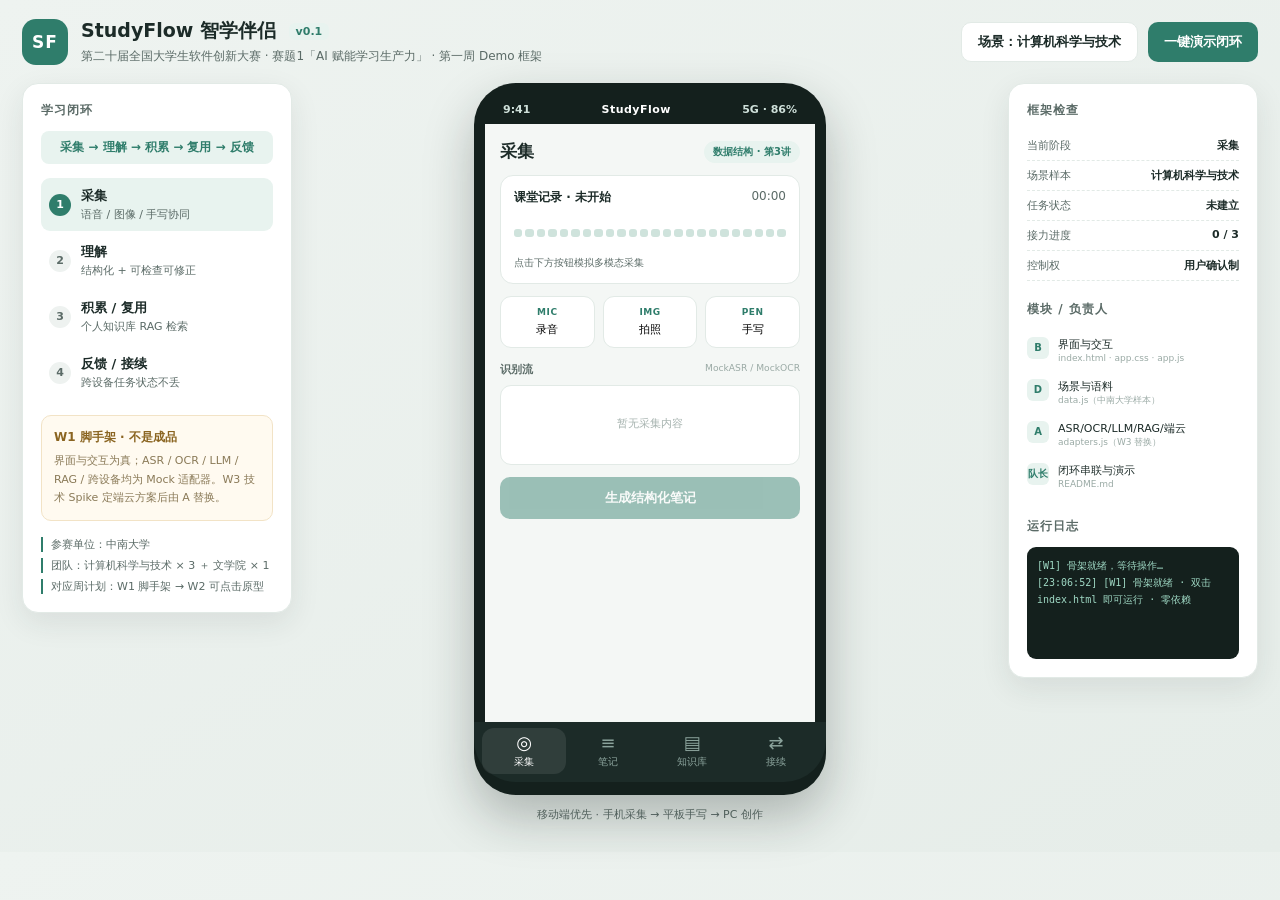
<file: demo/index.html>
<!DOCTYPE html>
<html lang="zh-CN">
<head>
<meta charset="UTF-8">
<meta name="viewport" content="width=device-width, initial-scale=1.0">
<title>StudyFlow 智学伴侣 · W1 Demo 框架</title>
<link rel="stylesheet" href="css/app.css">
</head>
<body>
<div class="stage">

  <header class="stage-head">
    <div class="brand">
      <div class="brand-mark">SF</div>
      <div class="brand-txt">
        <h1>StudyFlow 智学伴侣 <em>v0.1</em></h1>
        <p>第二十届全国大学生软件创新大赛 · 赛题1「AI 赋能学习生产力」 · 第一周 Demo 框架</p>
      </div>
    </div>
    <div class="stage-tools">
      <button class="btn btn-ghost" id="majorBtn" type="button">场景：计算机科学与技术</button>
      <button class="btn btn-primary" id="tourBtn" type="button">一键演示闭环</button>
    </div>
  </header>

  <div class="stage-body">

    <aside class="panel loop-panel">
      <div class="panel-t">学习闭环</div>
      <div class="loop-flow">采集 → 理解 → 积累 → 复用 → 反馈</div>
      <ol class="loop-list" id="loopList">
        <li data-step="capture" class="on"><i>1</i><div><b>采集</b><small>语音 / 图像 / 手写协同</small></div></li>
        <li data-step="note"><i>2</i><div><b>理解</b><small>结构化 + 可检查可修正</small></div></li>
        <li data-step="knowledge"><i>3</i><div><b>积累 / 复用</b><small>个人知识库 RAG 检索</small></div></li>
        <li data-step="handoff"><i>4</i><div><b>反馈 / 接续</b><small>跨设备任务状态不丢</small></div></li>
      </ol>
      <div class="notice">
        <b>W1 脚手架 · 不是成品</b>
        <p>界面与交互为真；ASR / OCR / LLM / RAG / 跨设备均为 Mock 适配器。W3 技术 Spike 定端云方案后由 A 替换。</p>
      </div>
      <div class="meta-list">
        <span>参赛单位：中南大学</span>
        <span>团队：计算机科学与技术 × 3 ＋ 文学院 × 1</span>
        <span>对应周计划：W1 脚手架 → W2 可点击原型</span>
      </div>
    </aside>

    <div class="phone-area">
      <div class="phone">
        <div class="phone-top"><span>9:41</span><span class="phone-brand">StudyFlow</span><span>5G · 86%</span></div>
        <div class="phone-screen">

          <section class="screen on" id="s-capture">
            <div class="s-head"><h2>采集</h2><span class="chip" id="courseChip">数据结构 · 第3讲</span></div>
            <div class="rec-card">
              <div class="rec-row"><b id="sessionTitle">课堂记录 · 未开始</b><span id="sessionClock">00:00</span></div>
              <div class="wave" id="wave"></div>
              <div class="rec-hint" id="recHint">点击下方按钮模拟多模态采集</div>
            </div>
            <div class="cap-grid">
              <button class="cap" data-cap="audio" type="button"><i>MIC</i>录音</button>
              <button class="cap" data-cap="image" type="button"><i>IMG</i>拍照</button>
              <button class="cap" data-cap="hand" type="button"><i>PEN</i>手写</button>
            </div>
            <div class="s-sub">识别流 <small>MockASR / MockOCR</small></div>
            <div class="stream" id="stream"><div class="empty">暂无采集内容</div></div>
            <button class="btn btn-wide" id="structureBtn" type="button" disabled>生成结构化笔记</button>
          </section>

          <section class="screen" id="s-note">
            <div class="s-head"><h2>结构化笔记</h2><span class="chip">可检查 · 可修正</span></div>
            <div class="note-wrap" id="noteWrap"><div class="empty">尚未生成笔记，请先在「采集」页生成</div></div>
            <div class="s-sub">理解反馈</div>
            <div class="feedback" id="feedback">生成笔记后，这里会给出「疑问整理 / 重点标记」建议。</div>
          </section>

          <section class="screen" id="s-knowledge">
            <div class="s-head"><h2>个人知识库</h2><span class="chip">RAG 检索</span></div>
            <div class="search-row">
              <input id="kbInput" type="text" placeholder="以前学过什么 / 相关内容在哪 / 能用于当前问题">
              <button class="btn btn-sm" id="kbBtn" type="button">检索</button>
            </div>
            <div class="kb-question" id="kbQuestion"></div>
            <div class="s-sub">命中资料 <small>共 <b id="kbCount">0</b> 条</small></div>
            <div class="kb-list" id="kbList"></div>
          </section>

          <section class="screen" id="s-handoff">
            <div class="s-head"><h2>任务接续</h2><span class="chip">控制权留给人</span></div>
            <div class="task-card">
              <div class="task-t" id="taskTitle">当前任务：未建立</div>
              <div class="task-q" id="taskQuestion">先在知识库里点「用于当前问题」</div>
            </div>
            <div class="s-sub">进度卡片 <small>需用户确认才接力，不自动同步</small></div>
            <div class="steps" id="handoffSteps"></div>
            <div class="opp-card">
              <b>OPPO 能力（Mock）</b>
              <p>互联开放能力：设备发现 / 跨设备传输　·　超级碰一碰：NFC 一碰分享</p>
            </div>
            <button class="btn btn-wide" id="handoffBtn" type="button" disabled>确认接力到下一设备</button>
          </section>

        </div>
        <nav class="tabbar">
          <button class="tab on" data-tab="capture" type="button"><i>◎</i>采集</button>
          <button class="tab" data-tab="note" type="button"><i>≡</i>笔记</button>
          <button class="tab" data-tab="knowledge" type="button"><i>▤</i>知识库</button>
          <button class="tab" data-tab="handoff" type="button"><i>⇄</i>接续</button>
        </nav>
      </div>
      <div class="phone-cap">移动端优先 · 手机采集 → 平板手写 → PC 创作</div>
    </div>

    <aside class="panel inspect-panel">
      <div class="panel-t">框架检查</div>
      <div class="kv"><span>当前阶段</span><b id="iStage">采集</b></div>
      <div class="kv"><span>场景样本</span><b id="iMajor">计算机科学与技术</b></div>
      <div class="kv"><span>任务状态</span><b id="iTask">未建立</b></div>
      <div class="kv"><span>接力进度</span><b id="iHandoff">0 / 3</b></div>
      <div class="kv"><span>控制权</span><b>用户确认制</b></div>
      <div class="panel-t mt">模块 / 负责人</div>
      <ul class="mods">
        <li><b>B</b><span>界面与交互 <small>index.html · app.css · app.js</small></span></li>
        <li><b>D</b><span>场景与语料 <small>data.js（中南大学样本）</small></span></li>
        <li><b>A</b><span>ASR/OCR/LLM/RAG/端云 <small>adapters.js（W3 替换）</small></span></li>
        <li><b>队长</b><span>闭环串联与演示 <small>README.md</small></span></li>
      </ul>
      <div class="panel-t mt">运行日志</div>
      <div class="log" id="log">[W1] 骨架就绪，等待操作…</div>
    </aside>

  </div>
</div>
<script src="js/data.js"></script>
<script src="js/adapters.js"></script>
<script src="js/app.js"></script>
</body>
</html>
</file>
<file: demo/css/app.css>
:root{
  --ink:#1c2b28; --ink2:#5b6b67; --paper:#f4f7f5; --card:#ffffff;
  --line:#e2eae6; --accent:#2f7d6b; --accent2:#e8f3ef; --amber:#c98a2b;
  --shadow:0 10px 30px rgba(28,43,40,.09);
}
*{box-sizing:border-box}
body{margin:0;background:linear-gradient(150deg,#eef3f0,#e6ede9);color:var(--ink);
  font-family:"PingFang SC","Microsoft YaHei","Noto Sans CJK SC",system-ui,sans-serif;font-size:14px}
button,input{font-family:inherit}
.stage{max-width:1500px;margin:0 auto;padding:18px 22px 30px}
.stage-head{display:flex;justify-content:space-between;align-items:center;gap:20px;flex-wrap:wrap;margin-bottom:18px}
.brand{display:flex;align-items:center;gap:13px}
.brand-mark{width:46px;height:46px;border-radius:14px;background:var(--accent);color:#fff;
  display:flex;align-items:center;justify-content:center;font-weight:800;font-size:17px;letter-spacing:1px}
.brand-txt h1{margin:0;font-size:19px;font-weight:700}
.brand-txt h1 em{font-style:normal;font-size:11px;color:var(--accent);background:var(--accent2);
  padding:2px 7px;border-radius:6px;vertical-align:middle;margin-left:6px}
.brand-txt p{margin:4px 0 0;color:var(--ink2);font-size:12px}
.stage-tools{display:flex;gap:10px}
.btn{border:0;border-radius:10px;padding:10px 16px;font-size:13px;font-weight:600;cursor:pointer;transition:.18s}
.btn:disabled{opacity:.45;cursor:not-allowed}
.btn-primary{background:var(--accent);color:#fff}
.btn-primary:hover:not(:disabled){background:#256657}
.btn-ghost{background:#fff;color:var(--ink);border:1px solid var(--line)}
.btn-ghost:hover{border-color:var(--accent);color:var(--accent)}
.btn-sm{padding:9px 14px;background:var(--accent);color:#fff}
.btn-wide{width:100%;margin-top:12px;background:var(--accent);color:#fff;padding:12px}
.stage-body{display:grid;grid-template-columns:270px 1fr 250px;gap:18px;align-items:start}
.panel{background:var(--card);border:1px solid var(--line);border-radius:16px;padding:18px;box-shadow:var(--shadow)}
.panel-t{font-size:12px;font-weight:700;color:var(--ink2);letter-spacing:1px;margin-bottom:12px}
.panel-t.mt{margin-top:20px}
.loop-flow{font-size:12px;color:var(--accent);font-weight:700;background:var(--accent2);
  padding:8px 10px;border-radius:8px;text-align:center;margin-bottom:14px}
.loop-list{list-style:none;margin:0;padding:0}
.loop-list li{display:flex;gap:10px;align-items:center;padding:9px 8px;border-radius:9px;margin-bottom:3px;transition:.2s}
.loop-list li.on{background:var(--accent2)}
.loop-list i{width:22px;height:22px;border-radius:50%;background:#eef2f0;color:var(--ink2);
  display:flex;align-items:center;justify-content:center;font-style:normal;font-size:11px;font-weight:700;flex:none}
.loop-list li.on i{background:var(--accent);color:#fff}
.loop-list b{display:block;font-size:13px}
.loop-list small{display:block;color:var(--ink2);font-size:11px;margin-top:2px}
.notice{margin-top:16px;background:#fffaf0;border:1px solid #f2e3c6;border-radius:10px;padding:12px}
.notice b{font-size:12px;color:#8a6420}
.notice p{margin:6px 0 0;font-size:11px;line-height:1.7;color:#8a7a58}
.meta-list{margin-top:16px;display:flex;flex-direction:column;gap:6px}
.meta-list span{font-size:11px;color:var(--ink2);border-left:2px solid var(--accent);padding-left:8px}
.phone-area{display:flex;flex-direction:column;align-items:center}
.phone{width:352px;height:712px;background:#14201d;border-radius:42px;padding:11px;
  box-shadow:0 22px 50px rgba(20,32,29,.28);position:relative}
.phone-top{height:30px;display:flex;justify-content:space-between;align-items:center;
  padding:0 18px;color:#cfe0da;font-size:11px;font-weight:600}
.phone-brand{color:#fff;letter-spacing:.5px}
.phone-screen{height:598px;background:var(--paper);border-radius:0;overflow-y:auto;padding:16px 15px 12px}
.phone-screen::-webkit-scrollbar{width:0}
.tabbar{height:60px;display:flex;background:#1c2b28;margin:0 -11px -11px;border-radius:0 0 42px 42px;padding:6px 8px 8px}
.tab{flex:1;border:0;background:transparent;color:#8ba39c;font-size:10px;display:flex;
  flex-direction:column;align-items:center;justify-content:center;gap:3px;cursor:pointer;border-radius:12px}
.tab i{font-style:normal;font-size:18px;line-height:1}
.tab.on{color:#fff;background:rgba(255,255,255,.09)}
.phone-cap{margin-top:12px;font-size:11px;color:var(--ink2)}
.screen{display:none}
.screen.on{display:block;animation:fade .25s ease}
@keyframes fade{from{opacity:0;transform:translateY(6px)}to{opacity:1;transform:none}}
.s-head{display:flex;justify-content:space-between;align-items:center;margin-bottom:12px}
.s-head h2{margin:0;font-size:17px}
.chip{font-size:10px;background:var(--accent2);color:var(--accent);padding:4px 9px;border-radius:20px;font-weight:600}
.rec-card{background:#fff;border:1px solid var(--line);border-radius:13px;padding:13px;margin-bottom:12px}
.rec-row{display:flex;justify-content:space-between;font-size:12px}
.rec-row span{color:var(--ink2);font-variant-numeric:tabular-nums}
.wave{height:34px;display:flex;align-items:center;gap:3px;margin:10px 0 6px}
.wave i{flex:1;background:#cfe3dc;border-radius:3px;height:8px;transition:.2s}
.wave.live i{background:var(--accent);animation:pulse .8s infinite alternate}
.wave.live i:nth-child(2n){animation-delay:.15s}
.wave.live i:nth-child(3n){animation-delay:.3s}
@keyframes pulse{from{height:6px}to{height:26px}}
.rec-hint{font-size:10px;color:var(--ink2)}
.cap-grid{display:grid;grid-template-columns:repeat(3,1fr);gap:8px;margin-bottom:14px}
.cap{border:1px solid var(--line);background:#fff;border-radius:11px;padding:10px 4px;
  font-size:11px;cursor:pointer;display:flex;flex-direction:column;align-items:center;gap:5px;transition:.18s}
.cap:hover{border-color:var(--accent);background:var(--accent2)}
.cap i{font-style:normal;font-size:9px;font-weight:800;color:var(--accent);letter-spacing:.5px}
.s-sub{font-size:11px;font-weight:700;color:var(--ink2);margin:14px 0 8px;display:flex;justify-content:space-between}
.s-sub small{font-weight:400;color:#9aaaa5}
.stream{background:#fff;border:1px solid var(--line);border-radius:11px;padding:8px;min-height:80px;max-height:180px;overflow-y:auto}
.empty{color:#a6b3af;font-size:11px;text-align:center;padding:22px 6px}
.seg{border-bottom:1px dashed var(--line);padding:7px 4px}
.seg:last-child{border:0}
.seg-src{font-size:9px;color:var(--accent);font-weight:700}
.seg p{margin:3px 0;font-size:11px;line-height:1.5}
.seg-conf{font-size:9px;color:var(--amber)}
.note-wrap,.kb-list,.steps{background:#fff;border:1px solid var(--line);border-radius:11px;padding:10px}
.note-title{font-size:14px;font-weight:700;margin:2px 0 10px}
.note-sec{margin-bottom:12px}
.note-sec h4{margin:0 0 6px;font-size:11px;color:var(--accent)}
.note-point{display:flex;gap:6px;align-items:flex-start;font-size:11px;line-height:1.6;
  padding:5px 6px;border-radius:6px;margin-bottom:3px;background:var(--paper)}
.note-point .txt{flex:1;outline:none}
.note-point .txt:focus{background:#fffbe9;box-shadow:0 0 0 1px #f0dca8}
.note-btns{display:flex;gap:4px}
.mini{border:0;background:#eef3f0;color:var(--ink2);font-size:9px;border-radius:5px;padding:3px 5px;cursor:pointer}
.mini:hover{background:var(--accent);color:#fff}
.src-line{font-size:9px;color:#8b9b96;margin:0 0 6px 18px;display:none}
.src-line.show{display:block}
.feedback{background:var(--accent2);border-radius:10px;padding:10px;font-size:11px;line-height:1.7;color:#376155}
.search-row{display:flex;gap:6px}
.search-row input{flex:1;border:1px solid var(--line);border-radius:9px;padding:9px 10px;font-size:11px;outline:none}
.search-row input:focus{border-color:var(--accent)}
.kb-question{margin-top:9px;font-size:10px;color:var(--ink2);background:#fffaf0;padding:8px 10px;border-radius:8px}
.kb-item{padding:9px 4px;border-bottom:1px dashed var(--line)}
.kb-item:last-child{border:0}
.kb-t{font-size:12px;font-weight:700}
.kb-m{font-size:9px;color:#9aaaa5;margin:2px 0 5px}
.kb-hit{font-size:10px;line-height:1.6;color:var(--ink2);background:var(--paper);padding:6px 8px;border-radius:6px}
.kb-use{margin-top:6px;border:0;background:var(--accent2);color:var(--accent);
  font-size:10px;font-weight:700;padding:5px 9px;border-radius:6px;cursor:pointer}
.kb-use:hover{background:var(--accent);color:#fff}
.task-card{background:var(--accent);color:#fff;border-radius:12px;padding:13px;margin-bottom:6px}
.task-t{font-size:13px;font-weight:700}
.task-q{font-size:10px;opacity:.85;margin-top:5px;line-height:1.5}
.step{display:flex;align-items:center;gap:9px;padding:8px 4px;font-size:11px}
.step i{width:20px;height:20px;border-radius:50%;background:#eef2f0;color:var(--ink2);
  display:flex;align-items:center;justify-content:center;font-style:normal;font-size:10px;font-weight:700;flex:none}
.step.done i{background:var(--accent);color:#fff}
.step.done{color:var(--accent);font-weight:600}
.step small{display:block;color:#9aaaa5;font-weight:400;font-size:9px}
.opp-card{margin-top:12px;background:#fff;border:1px dashed var(--accent);border-radius:10px;padding:10px}
.opp-card b{font-size:11px;color:var(--accent)}
.opp-card p{margin:5px 0 0;font-size:10px;color:var(--ink2);line-height:1.6}
.kv{display:flex;justify-content:space-between;font-size:11px;padding:7px 0;border-bottom:1px dashed var(--line)}
.kv span{color:var(--ink2)}
.kv b{font-size:11px}
.mods{list-style:none;margin:0;padding:0}
.mods li{display:flex;gap:9px;padding:7px 0;font-size:11px;line-height:1.4}
.mods li>b{width:22px;height:22px;flex:none;border-radius:6px;background:var(--accent2);color:var(--accent);
  display:flex;align-items:center;justify-content:center;font-size:10px}
.mods small{display:block;color:#9aaaa5;font-size:9px}
.log{margin-top:6px;background:#14201d;color:#9fd8c4;border-radius:9px;padding:10px;
  font-size:10px;line-height:1.7;height:112px;overflow-y:auto;font-family:Consolas,monospace}
.toast{position:fixed;left:50%;bottom:30px;transform:translateX(-50%);background:#14201d;color:#fff;
  padding:11px 20px;border-radius:24px;font-size:12px;box-shadow:var(--shadow);z-index:99;animation:fade .2s}
@media(max-width:1180px){.stage-body{grid-template-columns:1fr}.panel{order:2}.phone-area{order:1}}
</file>
